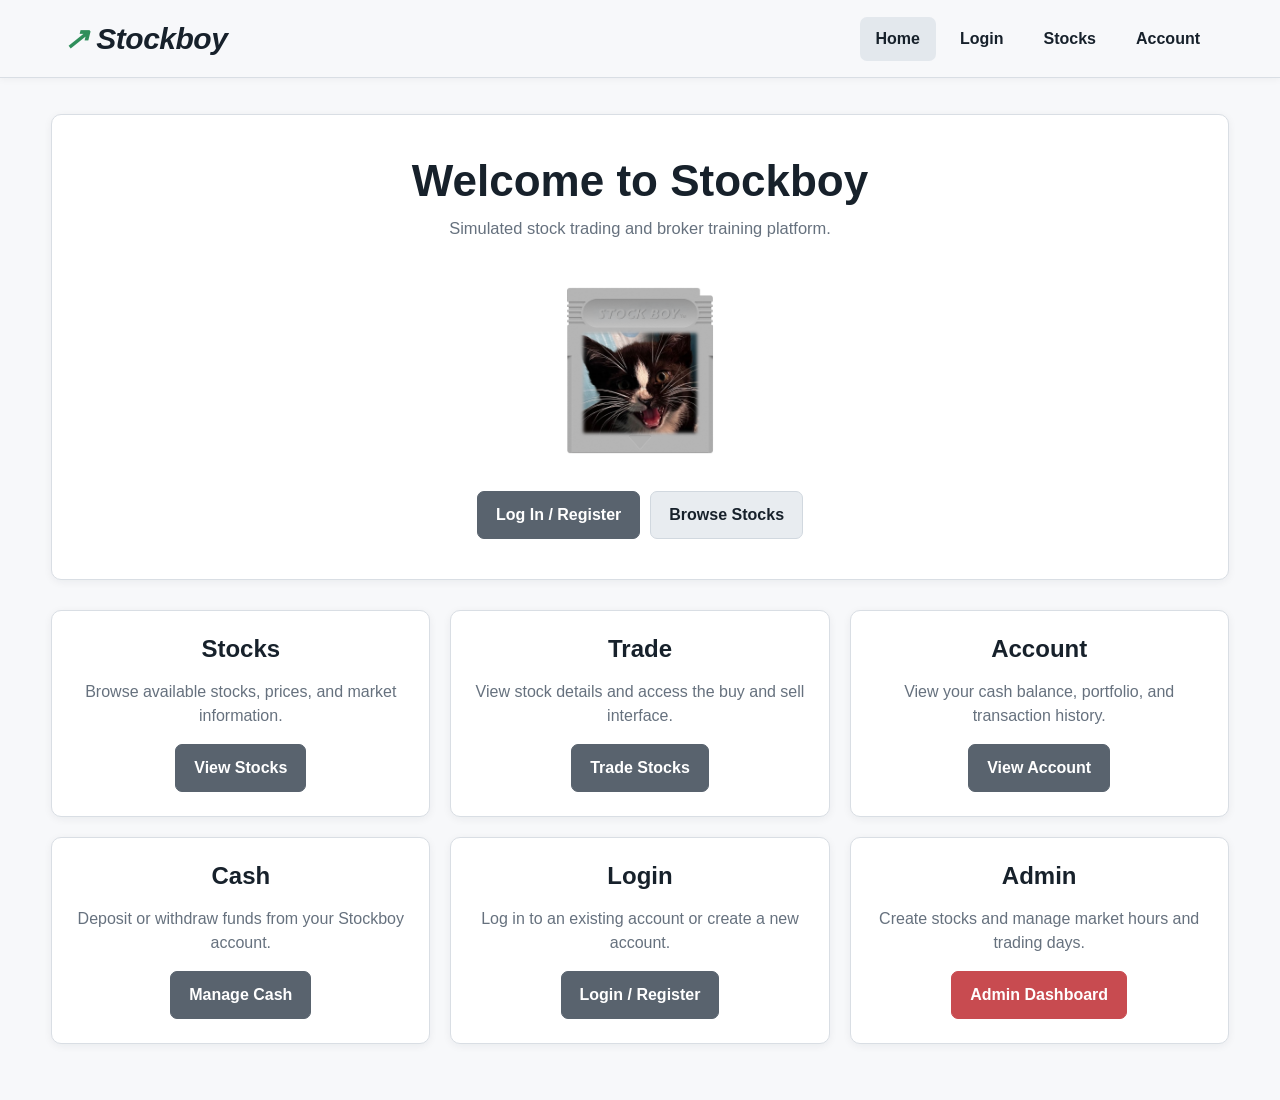
<file: frontend/index.html>
<!doctype html>
<html lang="en">
<head>
    <meta charset="utf-8">
    <meta name="viewport" content="width=device-width, initial-scale=1">
    <title>Stockboy | Home</title>
    <link rel="stylesheet" href="styles.css">

    <style>
        .home-hero {
            text-align: center;
            padding: 40px 20px;
        }

        .home-cat {
            width: 180px;
            max-width: 80%;
            border-radius: 10px;
            margin: 20px auto;
            display: block;
        }

        .home-grid {
            display: grid;
            grid-template-columns: repeat(3, 1fr);
            gap: 20px;
            margin-top: 30px;
        }

        .home-card {
            padding: 24px;
            text-align: center;
        }

        .home-card h2 {
            margin-bottom: 10px;
        }

        .home-card p {
            color: var(--muted);
            min-height: 45px;
        }

        .brand {
            font-family: "Gill Sans MT Pro Heavy Italic",
                         "Gill Sans Ultra Bold",
                         "Gill Sans",
                         sans-serif;
            font-style: italic;
            font-weight: 900;
        }

        @media (max-width: 800px) {
            .home-grid {
                grid-template-columns: 1fr;
            }
        }
    </style>
</head>

<body>

<header class="site-header">

    <a class="brand" href="index.html">Stockboy</a>

    <nav class="nav">
        <a class="active" href="index.html">Home</a>
        <a href="login.html">Login</a>
        <a href="stocks.html">Stocks</a>
        <a href="account.html">Account</a>
    </nav>

</header>

<main class="page">

    <section class="panel home-hero">

        <h1>Welcome to Stockboy</h1>

        <p class="subtitle">
            Simulated stock trading and broker training platform.
        </p>

        <img class="cat" src="cat.png" alt="Stockboy cat" style="width: 20%; height: auto;">

        <div class="btn-row" style="justify-content:center;">
            <a class="btn" href="login.html">Log In / Register</a>
            <a class="btn secondary" href="stocks.html">Browse Stocks</a>
        </div>

    </section>

    <div class="home-grid">

        <section class="card home-card">
            <h2>Stocks</h2>
            <p>Browse available stocks, prices, and market information.</p>
            <a class="btn" href="stocks.html">View Stocks</a>
        </section>

        <section class="card home-card">
            <h2>Trade</h2>
            <p>View stock details and access the buy and sell interface.</p>
            <a class="btn" href="trade.html">Trade Stocks</a>
        </section>

        <section class="card home-card">
            <h2>Account</h2>
            <p>View your cash balance, portfolio, and transaction history.</p>
            <a class="btn" href="account.html">View Account</a>
        </section>

        <section class="card home-card">
            <h2>Cash</h2>
            <p>Deposit or withdraw funds from your Stockboy account.</p>
            <a class="btn" href="cash.html">Manage Cash</a>
        </section>

        <section class="card home-card">
            <h2>Login</h2>
            <p>Log in to an existing account or create a new account.</p>
            <a class="btn" href="login.html">Login / Register</a>
        </section>

        <section class="card home-card">
            <h2>Admin</h2>
            <p>Create stocks and manage market hours and trading days.</p>
            <a class="btn danger" href="admin.html">Admin Dashboard</a>
        </section>

    </div>

</main>

</body>
</html>
</file>
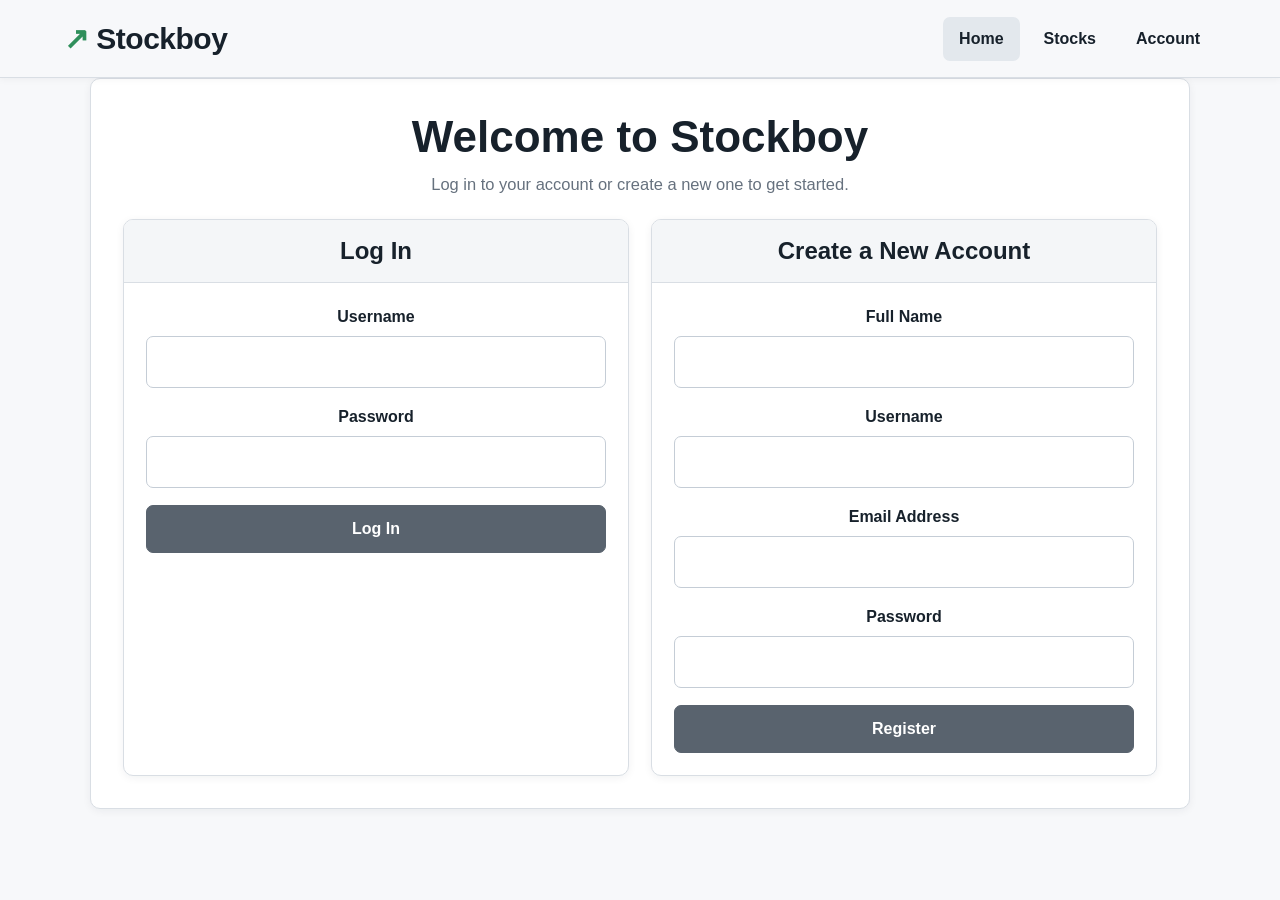
<file: frontend/login.html>
<!doctype html><html><head><meta charset="utf-8"><meta name="viewport" content="width=device-width,initial-scale=1"><title>Stockboy | Home</title><link rel="stylesheet" href="styles.css"></head>

    <body>
        <header class="site-header"><a class="brand" href="index.html">Stockboy</a><nav class="nav"><a class="active" href="login.html">Home</a><a href="stocks.html">Stocks</a><a href="account.html">Account</a></nav></header>

        <main class="page auth"><section class="panel center"><h1>Welcome to Stockboy</h1><p class="subtitle">Log in to your account or create a new one to get started.</p><div class="grid-2 top-gap">

            <form class="card" id="loginForm" name="loginForm" method="post" action="/api/login"><h2>Log In</h2><div class="form-body"><div class="field"><label for="loginUsername">Username</label><input id="loginUsername" name="username" required autocomplete="username"></div><div class="field"><label for="loginPassword">Password</label><input id="loginPassword" name="password" type="password" required autocomplete="current-password"></div>

            <button class="btn wide" id="loginButton" name="loginButton" type="submit">Log In</button></div></form>

            <form class="card" id="registerForm" name="registerForm" method="post" action="/api/users"><h2>Create a New Account</h2><div class="form-body"><div class="field"><label for="fullName">Full Name</label><input id="fullName" name="full_name" required></div><div class="field"><label for="newUsername">Username</label><input id="newUsername" name="username" required></div><div class="field"><label for="email">Email Address</label><input id="email" name="email" type="email" required></div><div class="field"><label for="newPassword">Password</label><input id="newPassword" name="password" type="password" required></div>

            <button class="btn wide" id="registerButton" name="registerButton" type="submit">Register</button></div></form></div></section>
        </main>
    </body>
</html>
</file>
<file: frontend/styles.css>
/* Stockboy - Modernized Stylesheet */

:root {
    --ink: #17212b;
    --muted: #66717e;
    --line: #aab4bf;
    --panel: #f4f6f8;
    --dark: #59636e;
    --good: #2f8f5b;
    --bad: #c84b50;
    --white: #fff;
    --page-bg: #f7f8fa;
    --soft-line: #d9dee4;
    --shadow-sm: 0 2px 8px rgba(23, 33, 43, 0.06);
    --shadow-md: 0 8px 24px rgba(23, 33, 43, 0.10);
    --radius: 10px;
    --radius-sm: 7px;
}

* {
    box-sizing: border-box;
}

html {
    scroll-behavior: smooth;
}

body {
    margin: 0;
    font-family: Arial, Helvetica, sans-serif;
    color: var(--ink);
    background: var(--page-bg);
    line-height: 1.5;
}

a {
    color: inherit;
}

h1, h2, h3 {
    line-height: 1.2;
}

h1 {
    margin: 0 0 8px;
    font-size: clamp(30px, 4vw, 44px);
}

button, input, select {
    font: inherit;
}

.site-header {
    position: sticky;
    top: 0;
    z-index: 100;
    display: flex;
    align-items: center;
    justify-content: space-between;
    padding: 16px 5%;
    background: rgba(247, 248, 250, 0.96);
    border-bottom: 1px solid var(--soft-line);
    box-shadow: 0 1px 8px rgba(23, 33, 43, 0.05);
    backdrop-filter: blur(10px);
}

.brand {
    font-size: 30px;
    font-weight: 800;
    letter-spacing: -0.5px;
    text-decoration: none;
}

.brand::before {
    content: "↗ ";
    color: var(--good);
}

.nav {
    display: flex;
    gap: 8px;
    align-items: center;
}

.nav a {
    padding: 10px 16px;
    font-weight: 600;
    text-decoration: none;
    border-radius: var(--radius-sm);
    transition: background-color 0.2s ease, transform 0.2s ease;
}

.nav a:hover,
.nav a.active {
    background: #e3e8ed;
}

.nav a:hover {
    transform: translateY(-1px);
}

.page {
    width: min(1400px, 92%);
    margin: 36px auto 56px;
}

.grid-2 {
    display: grid;
    grid-template-columns: repeat(2, minmax(0, 1fr));
    gap: 22px;
}

.grid-3 {
    display: grid;
    grid-template-columns: repeat(3, minmax(0, 1fr));
    gap: 22px;
}

.top-gap {
    margin-top: 22px;
}

.center {
    text-align: center;
}

.panel,
.card {
    background: var(--white);
    border: 1px solid var(--soft-line);
    border-radius: var(--radius);
    box-shadow: var(--shadow-sm);
}

.panel {
    padding: 32px;
}

.card {
    overflow: hidden;
    transition: transform 0.2s ease, box-shadow 0.2s ease;
}

.card:hover {
    transform: translateY(-2px);
    box-shadow: var(--shadow-md);
}

.card h2,
.card h3 {
    margin: 0;
    padding: 17px 20px;
    background: var(--panel);
    border-bottom: 1px solid var(--soft-line);
}

.subtitle {
    margin-top: 0;
    color: var(--muted);
    font-size: 1.03rem;
}

.muted {
    color: var(--muted);
}

.form-body {
    padding: 22px;
}

.field {
    margin-bottom: 17px;
}

.field label {
    display: block;
    margin-bottom: 7px;
    font-weight: 700;
}

.field input,
.field select {
    width: 100%;
    padding: 13px 14px;
    color: var(--ink);
    background: var(--white);
    border: 1px solid #c5cdd6;
    border-radius: var(--radius-sm);
    transition: border-color 0.2s ease, box-shadow 0.2s ease;
}

.field input:focus,
.field select:focus {
    outline: none;
    border-color: var(--dark);
    box-shadow: 0 0 0 3px rgba(89, 99, 110, 0.12);
}

.inline {
    display: flex;
    align-items: center;
    gap: 10px;
}

.check-grid {
    display: grid;
    grid-template-columns: 1fr 1fr;
    gap: 10px;
}

.btn {
    display: inline-block;
    padding: 11px 18px;
    color: var(--white);
    font-weight: 700;
    text-align: center;
    text-decoration: none;
    background: var(--dark);
    border: 1px solid var(--dark);
    border-radius: var(--radius-sm);
    cursor: pointer;
    transition: transform 0.18s ease, box-shadow 0.18s ease, filter 0.18s ease;
}

.btn:hover {
    transform: translateY(-1px);
    box-shadow: 0 5px 12px rgba(23, 33, 43, 0.12);
    filter: brightness(0.96);
}

.btn:active {
    transform: translateY(0);
}

.btn.secondary {
    color: var(--ink);
    background: #e8ecf0;
    border-color: #d1d8df;
}

.btn.buy {
    background: var(--good);
    border-color: var(--good);
}

.btn.sell,
.btn.danger {
    background: var(--bad);
    border-color: var(--bad);
}

.btn-row {
    display: flex;
    flex-wrap: wrap;
    gap: 10px;
}

.wide {
    width: 100%;
}

.balance {
    margin-top: 6px;
    font-size: 38px;
    font-weight: 800;
    letter-spacing: -1px;
}

.summary-row {
    display: flex;
    justify-content: space-between;
    gap: 18px;
    padding: 12px 0;
    border-bottom: 1px solid #e0e5ea;
}

.summary-row:last-child {
    border-bottom: 0;
}

.table-wrap {
    overflow-x: auto;
}

table {
    width: 100%;
    min-width: 850px;
    border-collapse: collapse;
}

th,
td {
    padding: 14px;
    text-align: left;
    white-space: nowrap;
    border-bottom: 1px solid #d9e0e6;
}

th {
    font-size: 0.9rem;
    color: #3f4b56;
    background: #eef1f4;
}

tbody tr {
    transition: background-color 0.15s ease;
}

tbody tr:hover {
    background: #fafbfc;
}

.placeholder {
    display: inline-block;
    min-width: 70px;
    height: 16px;
    vertical-align: middle;
    background: #d9dee4;
    border-radius: 4px;
}

.placeholder.long {
    min-width: 130px;
}

.hero-row {
    display: flex;
    justify-content: space-between;
    align-items: flex-start;
    gap: 24px;
}

.stock-price {
    font-size: 36px;
    font-weight: 800;
    letter-spacing: -0.5px;
    text-align: right;
}

.chart-placeholder {
    display: flex;
    align-items: center;
    justify-content: center;
    height: 270px;
    color: var(--muted);
    border: 1px solid var(--soft-line);
    border-radius: var(--radius);
    background: repeating-linear-gradient(
        0deg,
        #fff,
        #fff 53px,
        #e7ebef 54px
    );
}

.notice {
    padding: 13px 14px;
    color: #4b5661;
    background: #eef1f4;
    border: 1px solid #d5dce3;
    border-radius: var(--radius-sm);
}

.auth {
    max-width: 1100px;
    margin: auto;
}

.admin-layout {
    display: grid;
    grid-template-columns: 220px 1fr;
    gap: 22px;
}

.sidebar {
    padding: 10px;
    background: var(--white);
    border: 1px solid var(--soft-line);
    border-radius: var(--radius);
    box-shadow: var(--shadow-sm);
}

.sidebar a {
    display: block;
    padding: 12px 13px;
    margin-bottom: 5px;
    font-weight: 600;
    text-decoration: none;
    border-radius: var(--radius-sm);
    transition: background-color 0.2s ease;
}

.sidebar a.active,
.sidebar a:hover {
    background: #e4e8ec;
}

.home-hero {
    text-align: center;
    padding: 50px 24px;
}

.home-cat {
    display: block;
    width: 180px;
    max-width: 80%;
    margin: 24px auto;
    border-radius: 16px;
    box-shadow: var(--shadow-md);
}

.home-grid {
    display: grid;
    grid-template-columns: repeat(3, minmax(0, 1fr));
    gap: 22px;
    margin-top: 26px;
}

.home-card {
    padding: 26px;
    text-align: center;
}

.home-card h2 {
    padding: 0;
    margin-bottom: 10px;
    background: transparent;
    border-bottom: 0;
}

.home-card p {
    min-height: 48px;
    color: var(--muted);
}

@media (max-width: 800px) {
    .site-header,
    .hero-row {
        flex-direction: column;
    }

    .site-header {
        align-items: flex-start;
        gap: 14px;
    }

    .nav {
        width: 100%;
        flex-wrap: wrap;
    }

    .nav a {
        padding: 9px 12px;
    }

    .grid-2,
    .grid-3,
    .admin-layout,
    .home-grid {
        grid-template-columns: 1fr;
    }

    .brand {
        font-size: 26px;
    }

    .page {
        width: min(94%, 1400px);
        margin-top: 24px;
    }

    .panel {
        padding: 24px;
    }

    .stock-price {
        text-align: left;
    }
}

button:disabled {
    opacity: 0.5;
    cursor: not-allowed;
}
</file>
